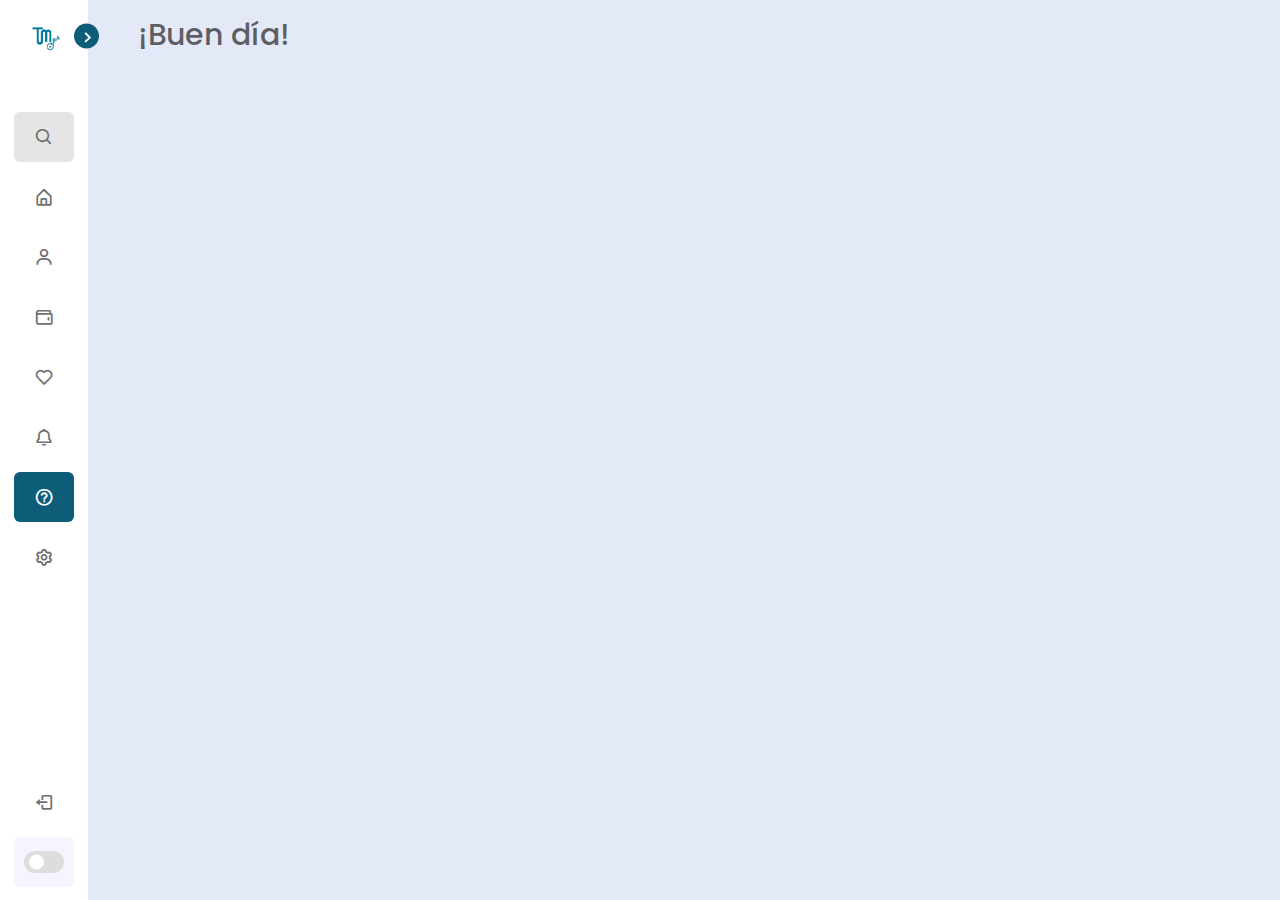
<file: Navegacion/ayuda.html>
<!DOCTYPE html>
<html lang="es">
<head>
    <meta charset="UTF-8">
    <meta http-equiv="X-UA-Compatible" content="IE=edge">
    <meta name="viewport" content="width=device-width, initial-scale=1.0">
    <link rel="stylesheet" href="../Navegacion/CSS/webplayer.css">
    <link href='https://unpkg.com/boxicons@2.1.1/css/boxicons.min.css' rel='stylesheet'>
    <link href='https://unpkg.com/boxicons@2.1.4/css/boxicons.min.css' rel='stylesheet'>
    <link rel="icon" href="../Navegacion/IMG/logo-empresa.png">
    <title>Barra de navegación vertical</title> 
</head>
<body>
    <nav class="barralateral close">
        <header>
            <div class="image-text">
                <div class="image">
                    <img src="../Navegacion/IMG/logo-empresa.png" alt="">
                </div>
            
                <div class="text logo-text">
                    <span class="name">
                        Top
                    </span>
                    <span class="text-empresa">
                        Music!
                    </span>
                </div>
            </div>

            <i class='bx bx-chevron-right toggle'></i>
        </header>

        <div class="menu-bar">
            <div class="menu">

                <li class="search-box">
                    <i class='bx bx-search icon'></i>
                    <input type="text" placeholder="Buscar..">
                </li>

                <ul class="menu-links">
                    <li class="nav-link">
                        <a href="./inicio.html">
                            <i class='bx bx-home-alt icon'></i>
                            <span class="text nav-text">
                                <p>
                                    Inicio
                                </p>
                            </span>
                        </a>
                    </li>

                    <li class="nav-link">
                        <a href="./perfil.html">
                            <i class='bx bx-user icon'></i>
                            <span class="text nav-text">
                                <p>
                                    Perfil
                                </p>
                            </span>
                        </a>
                    </li> 

                    <li class="nav-link">
                        <a href="./tienda.html">
                            <i class='bx bx-wallet icon '></i>
                            <span class="text nav-text">
                                <p>
                                    Tienda
                                </p>
                            </span>
                        </a>
                    </li>

                    <li class="nav-link">
                        <a href="./megusta.html">
                            <i class='bx bx-heart icon' ></i>
                            <span class="text nav-text">
                                <p>
                                    Me gusta
                                </p>
                            </span>
                        </a>
                    </li>
                    
                    <li class="nav-link">
                        <a href="./notificaciones.html">
                            <i class='bx bx-bell icon'></i>
                            <span class="text nav-text">
                                <p>
                                    Notificaciones
                                </p>
                            </span>
                        </a>
                    </li>
                    
                    <li class="nav-link stay-rgb">
                        <a href="#">                     
                                <i class='bx bx-help-circle icon' ></i>
                                <span class="text nav-text">
                                    <p class="stay-white">
                                        Ayuda
                                    </p>
                                </span>
                        </a>
                    </li>
                    
                    <li class="nav-link">
                        <a href="./configuracion.html">
                            <i class='bx bx-cog icon'></i>
                            <span class="text nav-text">
                                <p>
                                    Configuración
                                </p>
                            </span>
                        </a>
                    </li>
                </ul>
            </div>

            <div class="bottom-content">
                <li class="">
                    <a href="#">
                        <i class='bx bx-log-out icon' ></i>
                        <span class="text nav-text">
                            Cerrar sesión
                        </span>
                    </a>
                </li>

                <li class="mode">
                    <div class="sun-moon">
                        <i class='bx bx-moon icon moon'></i>
                        <i class='bx bx-sun icon sun'></i>
                    </div>

                    <span class="mode-text text">
                        Ennegrecer
                    </span>

                    <div class="toggle-switch">
                        <span class="switch"></span>
                    </div>
                </li>
                
            </div>
        </div>

    </nav>

    <section class="home">
        <div class="text">¡Buen día!</div>
    </section>

    <script src="../Navegacion/JS/webplayer.js"></script> 
    </body>
</html>
</file>
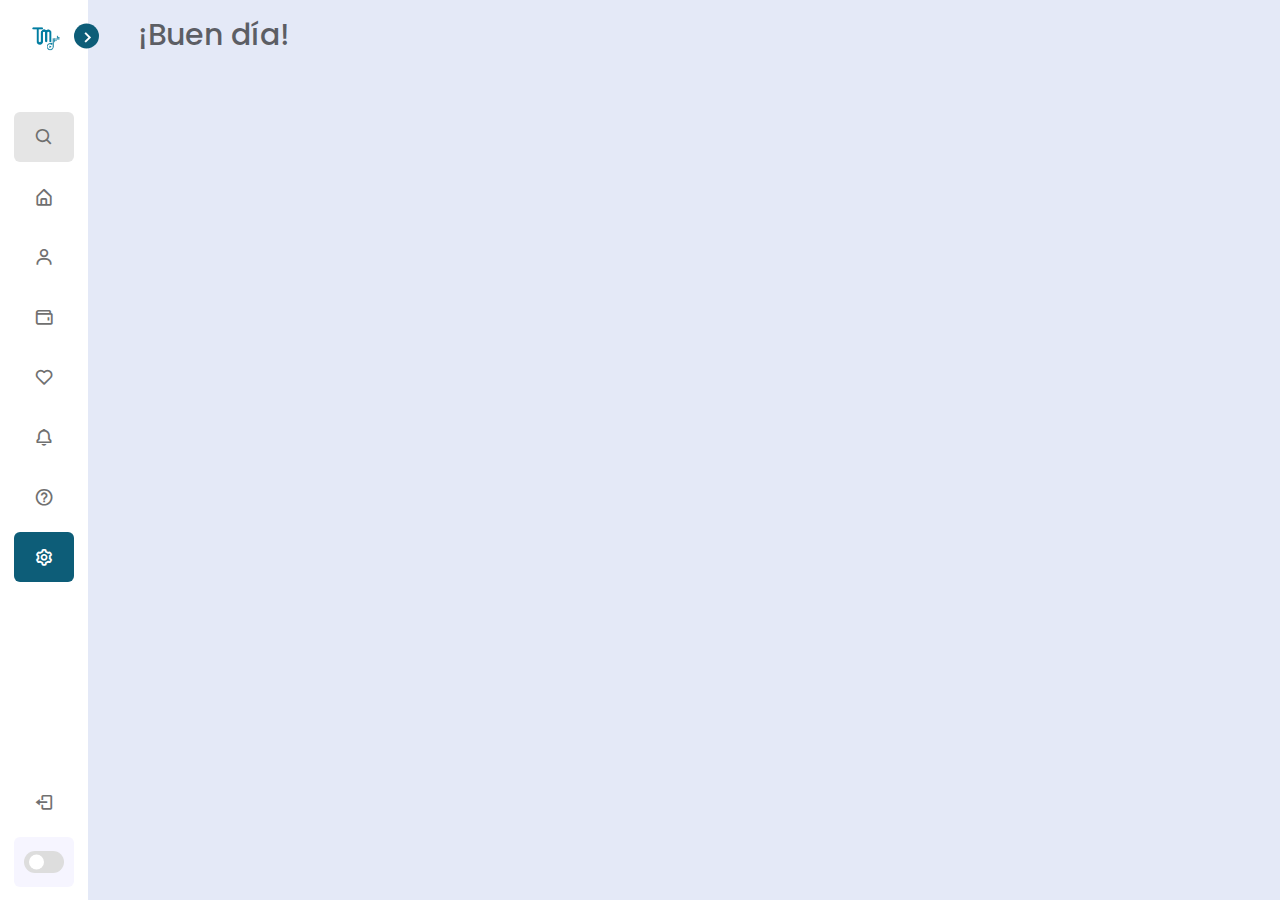
<file: Navegacion/configuracion.html>
<!DOCTYPE html>
<html lang="es">
<head>
    <meta charset="UTF-8">
    <meta http-equiv="X-UA-Compatible" content="IE=edge">
    <meta name="viewport" content="width=device-width, initial-scale=1.0">
    <link rel="stylesheet" href="../Navegacion/CSS/webplayer.css">
    <link rel="stylesheet" href="https://cdn.jsdelivr.net/npm/bootstrap-icons@1.9.1/font/bootstrap-icons.css">
    <link href='https://unpkg.com/boxicons@2.1.1/css/boxicons.min.css' rel='stylesheet'>
    <link href='https://unpkg.com/boxicons@2.1.4/css/boxicons.min.css' rel='stylesheet'>
    <link rel="icon" href="../Navegacion/IMG/logo-empresa.png">
    <title>Barra de navegación vertical</title> 
</head>
<body>
    <nav class="barralateral close">
        <header>
            <div class="image-text">
                <div class="image">
                    <img src="../Navegacion/IMG/logo-empresa.png" alt="">
                </div>
            
                <div class="text logo-text">
                    <span class="name">
                        Top
                    </span>
                    <span class="text-empresa">
                        Music!
                    </span>
                </div>
            </div>

            <i class='bx bx-chevron-right toggle'></i>
        </header>

        <div class="menu-bar">
            <div class="menu">

                <li class="search-box">
                    <i class='bx bx-search icon'></i>
                    <input type="text" placeholder="Buscar..">
                </li>

                <ul class="menu-links">
                    <li class="nav-link">
                        <a href="./inicio.html">
                            <i class='bx bx-home-alt icon' ></i>
                            <span class="text nav-text">
                                <p>
                                    Inicio
                                </p>
                            </span>
                        </a>
                    </li>

                    <li class="nav-link">
                        <a href="./perfil.html">
                            <i class='bx bx-user icon'></i>
                            <span class="text nav-text">
                                <p>
                                    Perfil
                                </p>
                            </span>
                        </a>
                    </li> 

                    <li class="nav-link">
                        <a href="./tienda.html">
                            <i class='bx bx-wallet icon'></i>
                            <span class="text nav-text">
                                <p>
                                Tienda
                                </p>
                            </span>
                        </a>
                    </li>

                    <li class="nav-link">
                        <a href="./megusta.html">
                            <i class='bx bx-heart icon' ></i>
                            <span class="text nav-text">
                               <p>
                                Me gusta
                               </p>
                            </span>
                        </a>
                    </li>

                    
                    <li class="nav-link">
                        <a href="./notificaciones.html">
                            <i class='bx bx-bell icon'></i>
                            <span class="text nav-text">
                               <p>
                                    Notificaciones
                               </p>
                            </span>
                        </a>
                    </li>
                                      
                    <li class="nav-link">
                        <a href="./ayuda.html">
                            <i class='bx bx-help-circle icon'></i>
                            <span class="text nav-text">
                               <p>
                                    Ayuda
                               </p>
                            </span>
                        </a>
                    </li>

                    <li class="nav-link stay-rgb">
                        <a href="#">
                            <i class='bx bx-cog icon'></i>
                            <span class="text nav-text">
                                <p class="stay-white">
                                    Configuración
                                </p>
                            </span>
                        </a>
                    </li>
                </ul>
            </div>

            <div class="bottom-content">
                <li class="">
                    <a href="#">
                        <i class='bx bx-log-out icon' ></i>
                        <span class="text nav-text">
                            Cerrar sesión
                        </span>
                    </a>
                </li>

                <li class="mode">
                    <div class="sun-moon">
                        <i class='bx bx-moon icon moon'></i>
                        <i class='bx bx-sun icon sun'></i>
                    </div>

                    <span class="mode-text text">
                        Ennegrecer
                    </span>

                    <div class="toggle-switch">
                        <span class="switch"></span>
                    </div>
                </li>
                
            </div>
        </div>

    </nav>

    <section class="home">
        <div class="text">¡Buen día!</div>
    </section>

    <script src="../Navegacion/JS/webplayer.js"></script> 
</html>
</file>
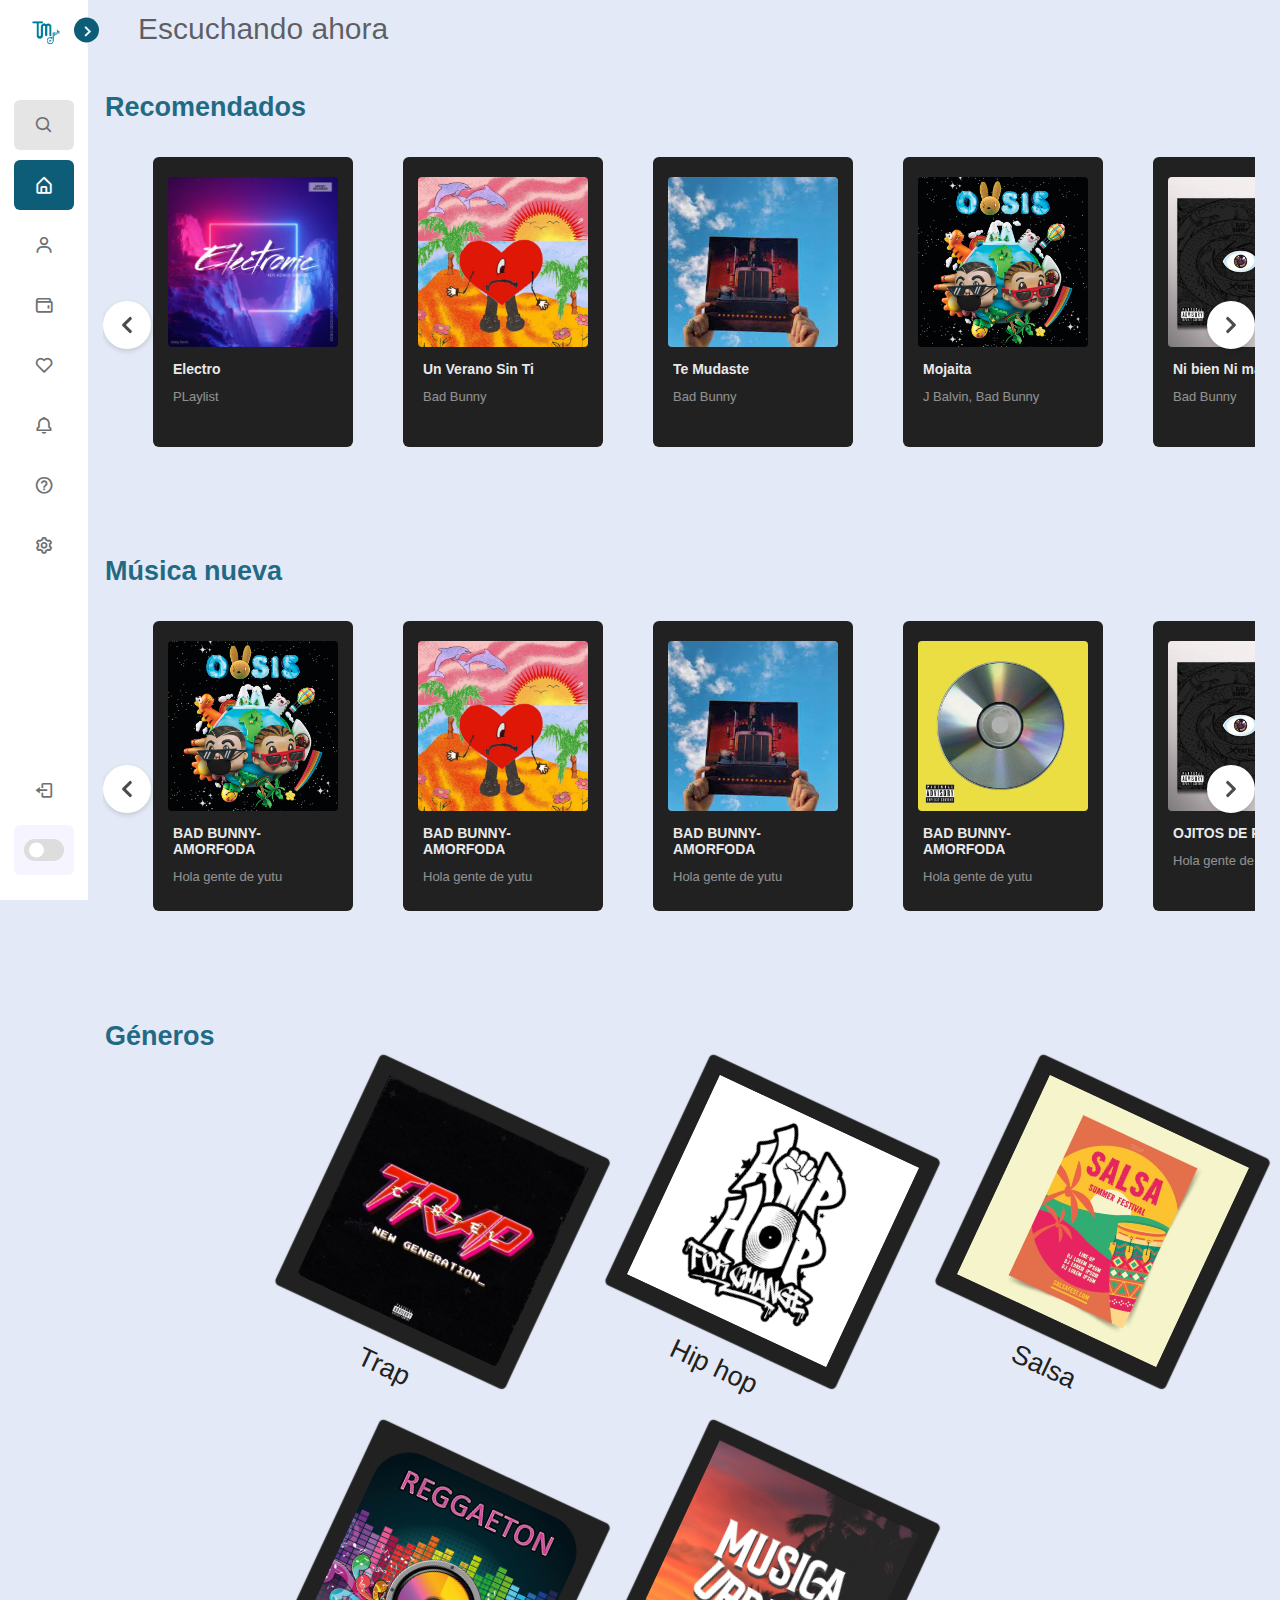
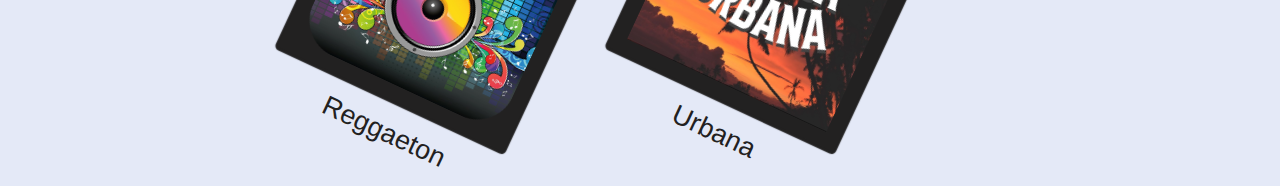
<file: Navegacion/inicio.html>
<!DOCTYPE html>
<html lang="es">
<head>
    <meta charset="UTF-8">
    <meta http-equiv="X-UA-Compatible" content="IE=edge">
    <meta name="viewport" content="width=device-width, initial-scale=1.0">
    <link rel="stylesheet" href="../Navegacion/CSS/webplayer.css">
    <link rel="stylesheet" href="../Navegacion/CSS/reproducciones.css">
    <link rel="stylesheet" href="https://cdn.jsdelivr.net/npm/bootstrap-icons@1.9.1/font/bootstrap-icons.css">
    <link href='https://unpkg.com/boxicons@2.1.1/css/boxicons.min.css' rel='stylesheet'>
    <link href='https://unpkg.com/boxicons@2.1.4/css/boxicons.min.css' rel='stylesheet'>
    <link rel="icon" href="./IMG/favicon.jpg">
    <title>TopMusic</title>
</head>
<body>
    <nav class="barralateral close">
        <header>
            <div class="image-text">
                <div class="image">
                    <img src="../Navegacion/IMG/logo-empresa.png" alt="Logo de la empresa TopMusic!">
                </div>
            
                <div class="text logo-text">
                    <span class="name">
                        Top
                    </span>
                    <span class="text-empresa">
                        Music!
                    </span>
                </div>
            </div>
            <i class='bx bx-chevron-right toggle'></i>
        </header>

        <div class="menu-bar">
            <div class="menu">

                <li class="search-box">
                    <i class='bx bx-search icon'></i>
                    <input type="text" placeholder="Buscar..">
                </li>
                <ul class="menu-links">
                    <li class="nav-link stay-rgb">
                        <a href="#">
                            <i class='bx bx-home-alt icon'></i>
                            <span class="text nav-text">
                                <p class="stay-white">
                                    Inicio
                                </p>
                            </span>
                        </a>
                    </li>
                    <li class="nav-link">
                        <a href="./perfil.html">
                            <i class='bx bx-user icon'></i>
                            <span class="text nav-text">
                                <p>
                                    Perfil
                                </p>
                            </span>
                        </a>
                    </li> 
                    <li class="nav-link">
                        <a href="./tienda.html">
                            <i class='bx bx-wallet icon'></i>
                            <span class="text nav-text">
                                <p>
                                    Tienda
                                </p>
                            </span>
                        </a>
                    </li>

                    <li class="nav-link">
                        <a href="./megusta.html">
                            <i class='bx bx-heart icon' ></i>
                            <span class="text nav-text">
                                <p>
                                    Me gusta
                                </p>
                            </span>
                        </a>
                    </li>

                    
                    <li class="nav-link">
                        <a href="./notificaciones.html">
                            <i class='bx bx-bell icon'></i>
                            <span class="text nav-text">
                                <p>
                                    Notificaciones
                                </p>
                            </span>
                        </a>
                    </li>
                                      
                    <li class="nav-link">
                        <a href="./ayuda.html">
                            <i class='bx bx-help-circle icon'></i>
                            <span class="text nav-text">
                                <p>
                                    Ayuda
                                </p>
                            </span>
                        </a>
                    </li>

                    <li class="nav-link">
                        <a href="./configuracion.html">
                            <i class='bx bx-cog icon'></i>
                            <span class="text nav-text">
                                <p>
                                    Configuración
                                </p>
                            </span>
                        </a>
                    </li>
                </ul>
            </div>

            <div class="bottom-content">
                <li class="">
                    <a href="#">
                        <i class='bx bx-log-out icon' ></i>
                        <span class="text nav-text">
                            Cerrar sesión
                        </span>
                    </a>
                </li>

                <li class="mode">
                    <div class="sun-moon">
                        <i class='bx bx-moon icon moon'></i>
                        <i class='bx bx-sun icon sun'></i>
                    </div>

                    <span class="mode-text text">
                        Ennegrecer
                    </span>

                    <div class="toggle-switch">
                        <span class="switch"></span>
                    </div>
                </li>
                
            </div>
        </div>

    </nav>

    <section class="home">
        <div class="text">Escuchando ahora</div>
        <div class="Carousel">
            <h2 class="titulos">Recomendados</h2>
            <div class="slick-list" id="slick-list">
                <button class="slick-arrow slick-prev" id="button-prev" data-button="button-prev"
                    onclick="app.processingButton(event)">
                    <svg aria-hidden="true" focusable="false" data-prefix="fas" data-icon="chevron-left"
                        class="svg-inline--fa fa-chevron-left fa-w-10" role="img" xmlns="http://www.w3.org/2000/svg"
                        viewBox="0 0 320 512">
                        <path fill="currentColor"
                            d="M34.52 239.03L228.87 44.69c9.37-9.37 24.57-9.37 33.94 0l22.67 22.67c9.36 9.36 9.37 24.52.04 33.9L131.49 256l154.02 154.75c9.34 9.38 9.32 24.54-.04 33.9l-22.67 22.67c-9.37 9.37-24.57 9.37-33.94 0L34.52 272.97c-9.37-9.37-9.37-24.57 0-33.94z">
                        </path>
                    </svg>
                </button>
    
                <!-- IMAGENES -->
    
                <div class="slick-track" id="track">
                    <div class="slick">
                        <div>
                            <a href="../Electro/electro.html">
                                <h4><small></small><!-- FONDO DE IMAGEN -->
                                </h4>
                                <picture>
                                    <img src="./IMG/1.jpg" alt="Image">
                                    <h1>Electro</h1>
                                    <p>PLaylist</p>
                                </picture>
                            </a>
                        </div>
                    </div>
                    <div class="slick">
                        <div>
                            <a href="#">
                                <h4><small></small><!-- FONDO DE IMAGEN -->
                                </h4>
                                <picture>
                                    <img src="./IMG/2.jpg" alt="Image">
                                </picture>
                                <h1>Un Verano Sin Ti</h1>
                                <p>Bad Bunny</p>
                            </a>
                        </div>
                    </div>
                    <div class="slick">
                        <div>
                            <a href="#">
                                <h4><small></small><!-- FONDO DE IMAGEN -->
                                </h4>
                                <picture>
                                    <img src="./IMG/3.jpg" alt="Image">
                                </picture>
                                <h1>Te Mudaste</h1>
                                <p>Bad Bunny</p>
                            </a>
                        </div>
                    </div>
                    <div class="slick">
                        <div>
                            <a href="#">
                                <h4><small></small><!-- FONDO DE IMAGEN -->
                                </h4>
                                <picture>
                                    <img src="./IMG/img-1.jpg" alt="Image">
                                </picture>
                                <h1>Mojaita</h1>
                                <p>J Balvin, Bad Bunny</p>
                            </a>
                        </div>
                    </div>
                    <div class="slick">
                        <div>
                            <a href="#">
                                <h4><small></small><!-- FONDO DE IMAGEN -->
                                </h4>
                                <picture>
                                    <img src="./IMG/5.jpg" alt="Image">
                                </picture>
                                <h1>Ni bien Ni mal</h1>
                                <p>Bad Bunny</p>
    
                            </a>
                        </div>
                    </div>
                    <div class="slick">
                        <div>
                            <a href="#">
                                <h4><small></small><!-- FONDO DE IMAGEN -->
                                </h4>
                                <picture>
                                    <img src="./IMG/img-2.jpg" alt="Image">
                                </picture>
                                <h1>Payaso</h1>
                                <p>Romeo Santos, Frank Reyes</p>
                            </a>
                        </div>
                    </div>
                    <div class="slick">
                        <div>
                            <a href="#">
                                <h4><small></small><!-- FONDO DE IMAGEN -->
                                </h4>
                                <picture>
                                    <img src="./IMG/6.jpg" alt="Image">
                                </picture>
                                <h1>Amorfoda</h1>
                                <p>Bad Bunny</p>
                            </a>
                        </div>
                    </div>
                    <div class="slick">
                        <div>
                            <a href="#">
                                <h4><small></small><!-- FONDO DE IMAGEN -->
                                </h4>
                                <picture>
                                    <img src="./IMG/7.jpg" alt="Image">
                                </picture>
                                <h1>Te quiero a ti</h1>
                                <p>Ed Maverick</p>
                            </a>
                        </div>
                    </div>
                    <div class="slick">
                        <div>
                            <a href="#">
                                <h4><small></small><!-- FONDO DE IMAGEN -->
                                </h4>
                                <picture>
                                    <img src="./IMG/8.jpg" alt="Image">
                                </picture>
                                <h1>Transiciones</h1>
                                <p>Ed Maverick</p>
    
                            </a>
                        </div>
                    </div>
                </div>
                <button class="slick-arrow slick-next" id="button-next" data-button="button-next"
                    onclick="app.processingButton(event)">
                    <svg aria-hidden="true" focusable="false" data-prefix="fas" data-icon="chevron-right"
                        class="svg-inline--fa fa-chevron-right fa-w-10" role="img" xmlns="http://www.w3.org/2000/svg"
                        viewBox="0 0 320 512">
                        <path fill="currentColor"
                            d="M285.476 272.971L91.132 467.314c-9.373 9.373-24.569 9.373-33.941 0l-22.667-22.667c-9.357-9.357-9.375-24.522-.04-33.901L188.505 256 34.484 101.255c-9.335-9.379-9.317-24.544.04-33.901l22.667-22.667c9.373-9.373 24.569-9.373 33.941 0L285.475 239.03c9.373 9.372 9.373 24.568.001 33.941z">
                        </path>
                    </svg>
                </button>
            </div>
        </div>
    
    
    
    
    
        <!-- TENDENCIA AHORA -->
    
    
        <!-- BOTON -->
        <div class="Carousel">
            <h2>Música nueva</h2>
            <div class="slick-list" id="slick-list">
                <button class="slick-arrow slick-prev" id="button-prev" data-button="button-prev"
                    onclick="app.processingButton(event)">
                    <svg aria-hidden="true" focusable="false" data-prefix="fas" data-icon="chevron-left"
                        class="svg-inline--fa fa-chevron-left fa-w-10" role="img" xmlns="http://www.w3.org/2000/svg"
                        viewBox="0 0 320 512">
                        <path fill="currentColor"
                            d="M34.52 239.03L228.87 44.69c9.37-9.37 24.57-9.37 33.94 0l22.67 22.67c9.36 9.36 9.37 24.52.04 33.9L131.49 256l154.02 154.75c9.34 9.38 9.32 24.54-.04 33.9l-22.67 22.67c-9.37 9.37-24.57 9.37-33.94 0L34.52 272.97c-9.37-9.37-9.37-24.57 0-33.94z">
                        </path>
                    </svg>
                </button>
    
                <!-- IMAGENES -->
    
                <div class="slick-track" id="track">
                    <div class="slick">
                        <div>
                            <a href="#">
                                <h4><small></small><!-- FONDO DE IMAGEN -->
                                </h4>
                                <picture>
                                    <img src="./IMG/img-1.jpg" alt="Image">
    
                                    <h1>BAD BUNNY-AMORFODA</h1>
                                    <p>Hola gente de yutu</p>
                                </picture>
                            </a>
                        </div>
                    </div>
                    <div class="slick">
                        <div>
                            <a href="#">
                                <h4><small></small><!-- FONDO DE IMAGEN -->
                                </h4>
                                <picture>
                                    <img src="./IMG/2.jpg" alt="Image">
                                </picture>
                                <h1>BAD BUNNY-AMORFODA</h1>
                                <p>Hola gente de yutu</p>
    
                            </a>
                        </div>
                    </div>
                    <div class="slick">
                        <div>
                            <a href="#">
                                <h4><small></small><!-- FONDO DE IMAGEN -->
                                </h4>
                                <picture>
                                    <img src="./IMG/3.jpg" alt="Image">
                                </picture>
                                <h1>BAD BUNNY-AMORFODA</h1>
                                <p>Hola gente de yutu</p>
                            </a>
                        </div>
                    </div>
                    <div class="slick">
                        <div>
                            <a href="#">
                                <h4><small></small><!-- FONDO DE IMAGEN -->
                                </h4>
                                <picture>
                                    <img src="./IMG/4.jpg" alt="Image">
                                </picture>
                                <h1>BAD BUNNY-AMORFODA</h1>
                                <p>Hola gente de yutu</p>
                            </a>
                        </div>
                    </div>
                    <div class="slick">
                        <div>
                            <a href="#">
                                <h4><small></small><!-- FONDO DE IMAGEN -->
                                </h4>
                                <picture>
                                    <img src="./IMG/5.jpg" alt="Image">
                                </picture>
                                <h1>OJITOS DE PERRO</h1>
                                <p>Hola gente de yutu</p>
    
                            </a>
                        </div>
                    </div>
                    <div class="slick">
                        <div>
                            <a href="#">
                                <h4><small></small><!-- FONDO DE IMAGEN -->
                                </h4>
                                <picture>
                                    <img src="./IMG/img1.jpeg" alt="Image">
                                </picture>
                                <h1>BACHATA</h1>
                                <p>Hola gente de yutu</p>
                            </a>
                        </div>
                    </div>
                    <div class="slick">
                        <div>
                            <a href="#">
                                <h4><small></small><!-- FONDO DE IMAGEN -->
                                </h4>
                                <picture>
                                    <img src="./IMG/6.jpg" alt="Image">
                                </picture>
                                <h1>BAD BUNNY-AMORFODA</h1>
                                <p>Hola gente de yutu</p>
                            </a>
                        </div>
                    </div>
                    <div class="slick">
                        <div>
                            <a href="#">
                                <h4><small></small><!-- FONDO DE IMAGEN -->
                                </h4>
                                <picture>
                                    <img src="./IMG/7.jpg" alt="Image">
                                </picture>
                                <h1>ED MAVERICK-TE QUIERO A TI</h1>
                                <p>Hola gente de yutu</p>
                            </a>
                        </div>
                    </div>
                    <div class="slick">
                        <div>
                            <a href="#">
                                <h4><small></small><!-- FONDO DE IMAGEN -->
                                </h4>
                                <picture>
                                    <img src="./IMG/8.jpg" alt="Image">
                                </picture>
                                <h1>ED MAVERICK-TRANSICIONES</h1>
                                <p>Hola gente de yutu</p>
                            </a>
                        </div>
                    </div>
                </div>
                <button class="slick-arrow slick-next" id="button-next" data-button="button-next"
                    onclick="app.processingButton(event)">
                    <svg aria-hidden="true" focusable="false" data-prefix="fas" data-icon="chevron-right"
                        class="svg-inline--fa fa-chevron-right fa-w-10" role="img" xmlns="http://www.w3.org/2000/svg"
                        viewBox="0 0 320 512">
                        <path fill="currentColor"
                            d="M285.476 272.971L91.132 467.314c-9.373 9.373-24.569 9.373-33.941 0l-22.667-22.667c-9.357-9.357-9.375-24.522-.04-33.901L188.505 256 34.484 101.255c-9.335-9.379-9.317-24.544.04-33.901l22.667-22.667c9.373-9.373 24.569-9.373 33.941 0L285.475 239.03c9.373 9.372 9.373 24.568.001 33.941z">
                        </path>
                    </svg>
                </button>
            </div>
        </div>
    
        <!-- GENEROS -->
    
        <main>
            <div class="title">
                <h1><strong>Géneros</strong></h1>
            </div>
            <div class=" container-flex">
                <div class="music-card">
                    <a href="#"><img src="./IMG/img-6.jpg" alt=""></a>
                    <p>Trap</p>
                </div>
                <div class="music-card">
                    <a href="#"><img src="./IMG/img-5.png" alt=""></a>
                    <p>Hip hop</p>
                </div>
                <div class="music-card">
                    <a href="#"><img src="./IMG/img2.jpeg" alt=""></a>
                    <p>Salsa</p>
                </div>
                <div class="music-card">
                    <a href="#"><img src="./IMG/img-8.png" alt=""></a>
                    <p>Reggaeton</p>
                </div>
                <div class="music-card">
                    <a href="#"><img src="./IMG/img-9.jpeg" alt=""></a>
                    <p>Urbana</p>
                    
                </div>
            </div>
        </main>
    </section>

    <script src="../Navegacion/JS/webplayer.js"></script> 
    <script src="../Navegacion/JS/reproducciones.js"></script>
</body>
</html>
</file>
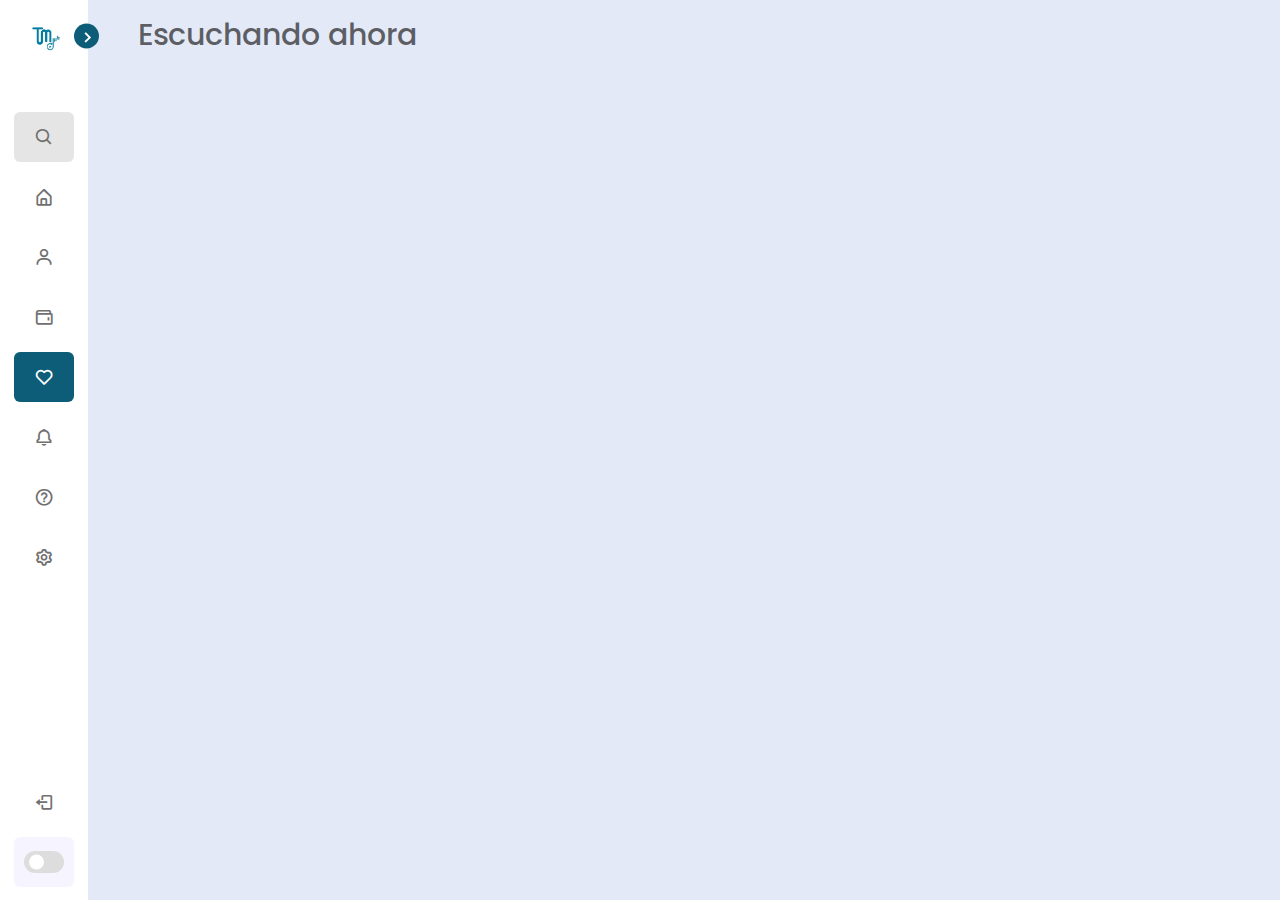
<file: Navegacion/megusta.html>
<!DOCTYPE html>
<html lang="es">
<head>
    <meta charset="UTF-8">
    <meta http-equiv="X-UA-Compatible" content="IE=edge">
    <meta name="viewport" content="width=device-width, initial-scale=1.0">
    <link rel="stylesheet" href="../Navegacion/CSS/webplayer.css">
    <link rel="stylesheet" href="https://cdn.jsdelivr.net/npm/bootstrap-icons@1.9.1/font/bootstrap-icons.css">
    <link href='https://unpkg.com/boxicons@2.1.1/css/boxicons.min.css' rel='stylesheet'>
    <link href='https://unpkg.com/boxicons@2.1.4/css/boxicons.min.css' rel='stylesheet'>
    <link rel="icon" href="../Navegacion/IMG/logo-empresa.png">
    <title>Barra de navegación vertical</title> 
</head>
<body>
    <nav class="barralateral close">
        <header>
            <div class="image-text">
                <div class="image">
                    <img src="../Navegacion/IMG/logo-empresa.png" alt="">
                </div>
            
                <div class="text logo-text">
                    <span class="name">
                        Top
                    </span>
                    <span class="text-empresa">
                        Music!
                    </span>
                </div>
            </div>

            <i class='bx bx-chevron-right toggle'></i>
        </header>

        <div class="menu-bar">
            <div class="menu">

                <li class="search-box">
                    <i class='bx bx-search icon'></i>
                    <input type="text" placeholder="Buscar..">
                </li>

                <ul class="menu-links">
                    <li class="nav-link">
                        <a href="./inicio.html">
                            <i class='bx bx-home-alt icon' ></i>
                            <span class="text nav-text">
                                <p>
                                    Inicio
                                </p>
                            </span>
                        </a>
                    </li>

                    <li class="nav-link">
                        <a href="./perfil.html">
                            <i class='bx bx-user icon'></i>
                            <span class="text nav-text">
                                <p>
                                    Perfil
                                </p>
                            </span>
                        </a>
                    </li> 

                    <li class="nav-link">
                        <a href="./tienda.html">
                            <i class='bx bx-wallet icon'></i>
                            <span class="text nav-text">
                                <p>
                                    Tienda
                                </p>
                            </span>
                        </a>
                    </li>

                    <li class="nav-link stay-rgb">
                        <a href="#">
                            <i class='bx bx-heart icon'></i>
                            <span class="text nav-text">
                                <p class="stay-white">
                                    Me gusta
                                </p>
                            </span>
                        </a>
                    </li>

                    
                    <li class="nav-link">
                        <a href="./notificaciones.html">
                            <i class='bx bx-bell icon'></i>
                            <span class="text nav-text">
                                <p>
                                    Notificaciones
                                </p>
                            </span>
                        </a>
                    </li>
                                      
                    <li class="nav-link">
                        <a href="./ayuda.html">
                            <i class='bx bx-help-circle icon'></i>
                            <span class="text nav-text">
                                <p>
                                    Ayuda
                                </p>
                            </span>
                        </a>
                    </li>

                    <li class="nav-link">
                        <a href="./configuracion.html">
                            <i class='bx bx-cog icon'></i>
                            <span class="text nav-text">
                                <p>
                                    Configuración
                                </p>
                            </span>
                        </a>
                    </li>
                </ul>
            </div>

            <div class="bottom-content">
                <li class="">
                    <a href="#">
                        <i class='bx bx-log-out icon' ></i>
                        <span class="text nav-text">
                            Cerrar sesión
                        </span>
                    </a>
                </li>

                <li class="mode">
                    <div class="sun-moon">
                        <i class='bx bx-moon icon moon'></i>
                        <i class='bx bx-sun icon sun'></i>
                    </div>

                    <span class="mode-text text">
                        Ennegrecer
                    </span>

                    <div class="toggle-switch">
                        <span class="switch"></span>
                    </div>
                </li>
                
            </div>
        </div>

    </nav>

    <section class="home">
        <div class="text">Escuchando ahora</div>
    </section>

    <script src="../Navegacion/JS/webplayer.js"></script> 
</html>
</file>
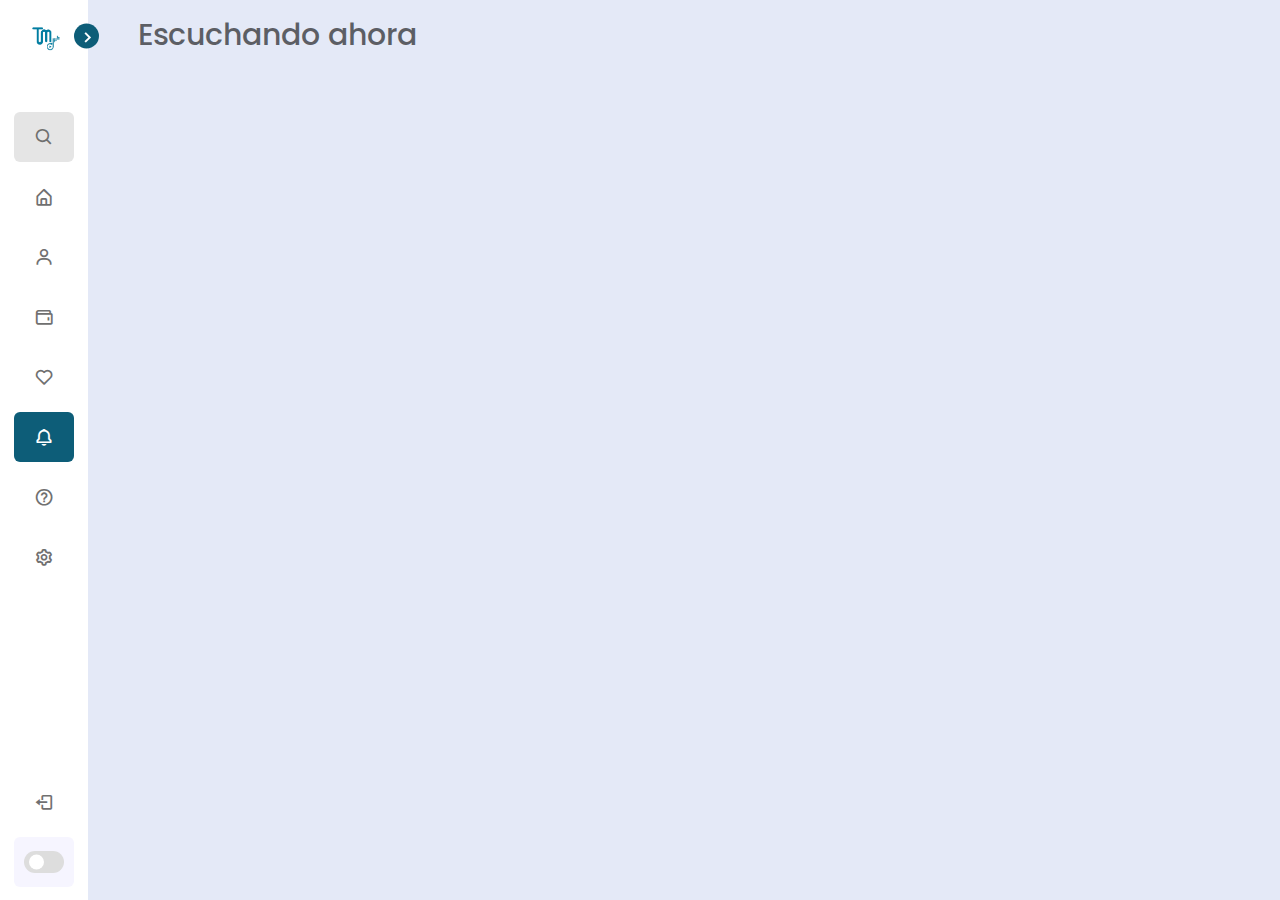
<file: Navegacion/notificaciones.html>
<!DOCTYPE html>
<html lang="es">
<head>
    <meta charset="UTF-8">
    <meta http-equiv="X-UA-Compatible" content="IE=edge">
    <meta name="viewport" content="width=device-width, initial-scale=1.0">
    <link rel="stylesheet" href="../Navegacion/CSS/webplayer.css">
    <link rel="stylesheet" href="https://cdn.jsdelivr.net/npm/bootstrap-icons@1.9.1/font/bootstrap-icons.css">
    <link href='https://unpkg.com/boxicons@2.1.1/css/boxicons.min.css' rel='stylesheet'>
    <link href='https://unpkg.com/boxicons@2.1.4/css/boxicons.min.css' rel='stylesheet'>
    <link rel="icon" href="../Navegacion/IMG/logo-empresa.png">
    <title>Barra de navegación vertical</title> 
</head>
<body>
    <nav class="barralateral close">
        <header>
            <div class="image-text">
                <div class="image">
                    <img src="../Navegacion/IMG/logo-empresa.png" alt="">
                </div>
            
                <div class="text logo-text">
                    <span class="name">
                        Top
                    </span>
                    <span class="text-empresa">
                        Music!
                    </span>
                </div>
            </div>

            <i class='bx bx-chevron-right toggle'></i>
        </header>

        <div class="menu-bar">
            <div class="menu">

                <li class="search-box">
                    <i class='bx bx-search icon'></i>
                    <input type="text" placeholder="Buscar..">
                </li>

                <ul class="menu-links">
                    <li class="nav-link">
                        <a href="./inicio.html">
                            <i class='bx bx-home-alt icon' ></i>
                            <span class="text nav-text">
                                <p>
                                    Inicio
                                </p>
                            </span>
                        </a>
                    </li>

                    <li class="nav-link">
                        <a href="./perfil.html">
                            <i class='bx bx-user icon'></i>
                            <span class="text nav-text">
                                <p>
                                    Perfil
                                </p>
                            </span>
                        </a>
                    </li> 

                    <li class="nav-link">
                        <a href="./tienda.html">
                            <i class='bx bx-wallet icon'></i>
                            <span class="text nav-text">
                                <p>
                                    Tienda
                                </p>
                            </span>
                        </a>
                    </li>

                    <li class="nav-link">
                        <a href="./megusta.html">
                            <i class='bx bx-heart icon' ></i>
                            <span class="text nav-text">
                                <p>
                                    Me gusta
                                </p>
                            </span>
                        </a>
                    </li>

                    
                    <li class="nav-link stay-rgb">
                        <a href="#">
                            <i class='bx bx-bell icon'></i>
                            <span class="text nav-text"">
                                <p class="stay-white">
                                    Notificaciones
                                </p>
                            </span>
                        </a>
                    </li>
                                      
                    <li class="nav-link">
                        <a href="./ayuda.html">
                            <i class='bx bx-help-circle icon'></i>
                            <span class="text nav-text">
                                <p>
                                    Ayuda
                                </p>
                            </span>
                        </a>
                    </li>

                    <li class="nav-link">
                        <a href="./configuracion.html">
                            <i class='bx bx-cog icon'></i>
                            <span class="text nav-text">
                                <p>
                                    Configuración
                                </p>
                            </span>
                        </a>
                    </li>
                </ul>
            </div>

            <div class="bottom-content">
                <li class="">
                    <a href="#">
                        <i class='bx bx-log-out icon' ></i>
                        <span class="text nav-text">
                            Cerrar sesión
                        </span>
                    </a>
                </li>

                <li class="mode">
                    <div class="sun-moon">
                        <i class='bx bx-moon icon moon'></i>
                        <i class='bx bx-sun icon sun'></i>
                    </div>

                    <span class="mode-text text">
                        Ennegrecer
                    </span>

                    <div class="toggle-switch">
                        <span class="switch"></span>
                    </div>
                </li>
                
            </div>
        </div>

    </nav>

    <section class="home">
        <div class="text">Escuchando ahora</div>
    </section>

    <script src="../Navegacion/JS/webplayer.js"></script> 
</html>
</file>
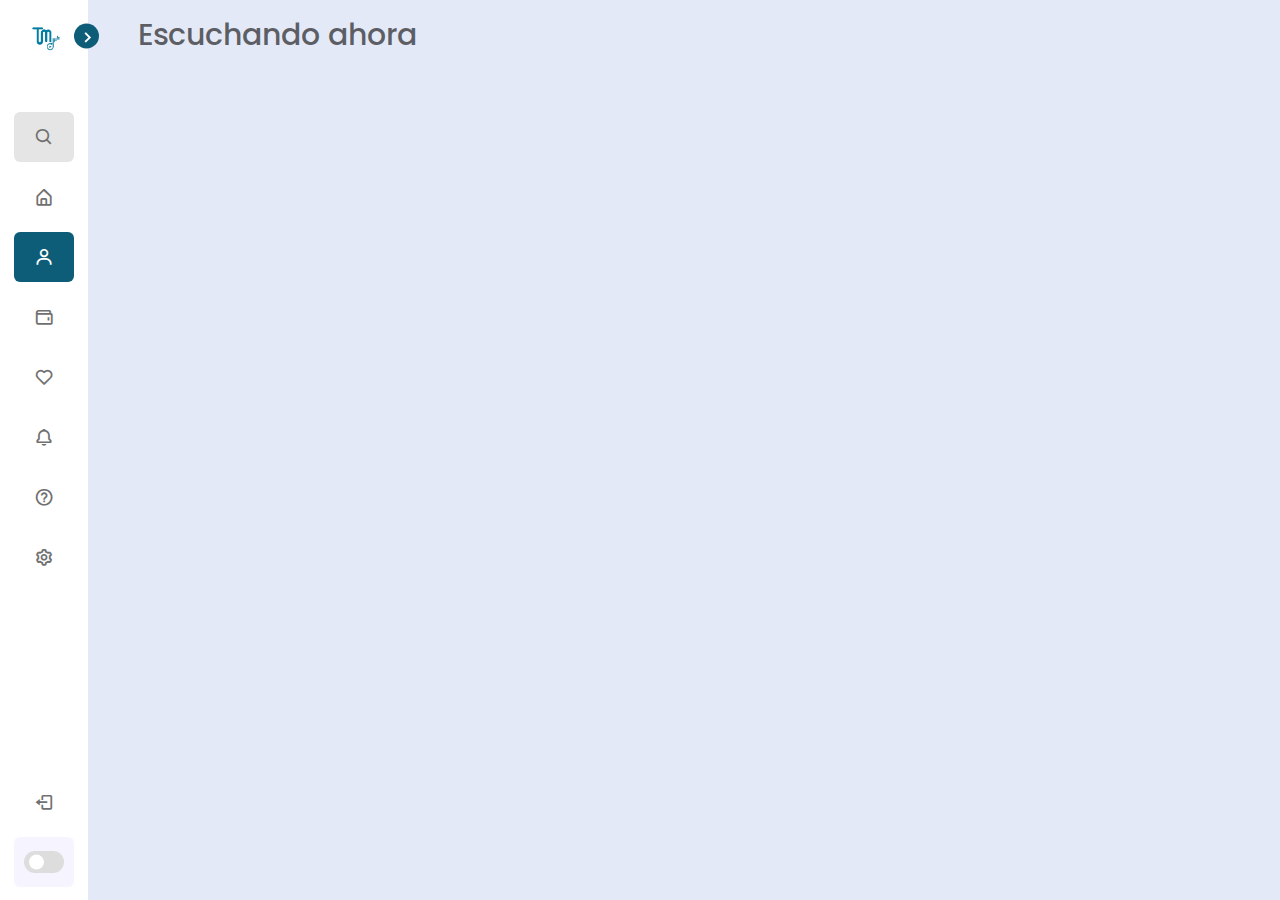
<file: Navegacion/perfil.html>
<!DOCTYPE html>
<html lang="es">
<head>
    <meta charset="UTF-8">
    <meta http-equiv="X-UA-Compatible" content="IE=edge">
    <meta name="viewport" content="width=device-width, initial-scale=1.0">
    <link rel="stylesheet" href="../Navegacion/CSS/webplayer.css">
    <link rel="stylesheet" href="https://cdn.jsdelivr.net/npm/bootstrap-icons@1.9.1/font/bootstrap-icons.css">
    <link href='https://unpkg.com/boxicons@2.1.1/css/boxicons.min.css' rel='stylesheet'>
    <link href='https://unpkg.com/boxicons@2.1.4/css/boxicons.min.css' rel='stylesheet'>
    <link rel="icon" href="../Navegacion/IMG/logo-empresa.png">
    <title>Barra de navegación vertical</title> 
</head>
<body>
    <nav class="barralateral close">
        <header>
            <div class="image-text">
                <div class="image">
                    <img src="../Navegacion/IMG/logo-empresa.png" alt="">
                </div>
            
                <div class="text logo-text">
                    <span class="name">
                        Top
                    </span>
                    <span class="text-empresa">
                        Music!
                    </span>
                </div>
            </div>

            <i class='bx bx-chevron-right toggle'></i>
        </header>

        <div class="menu-bar">
            <div class="menu">

                <li class="search-box">
                    <i class='bx bx-search icon'></i>
                    <input type="text" placeholder="Buscar..">
                </li>

                <ul class="menu-links">
                    <li class="nav-link">
                        <a href="./inicio.html">
                            <i class='bx bx-home-alt icon' ></i>
                            <span class="text nav-text">
                                <p>
                                    Inicio
                                </p>
                            </span>
                        </a>
                    </li>

                    <li class="nav-link stay-rgb">
                        <a href="#">
                            <i class='bx bx-user icon'></i>
                            <span class="text nav-text">
                                <p class="stay-white">
                                    Perfil
                                </p>
                            </span>
                        </a>
                    </li> 

                    <li class="nav-link">
                        <a href="./tienda.html">
                            <i class='bx bx-wallet icon'></i>
                            <span class="text nav-text">
                                <p>
                                    Tienda
                                </p>
                            </span>
                        </a>
                    </li>

                    <li class="nav-link">
                        <a href="./megusta.html">
                            <i class='bx bx-heart icon' ></i>
                            <span class="text nav-text">
                                <p>
                                    Me gusta
                                </p>
                            </span>
                        </a>
                    </li>

                    
                    <li class="nav-link">
                        <a href="./notificaciones.html">
                            <i class='bx bx-bell icon'></i>
                            <span class="text nav-text">
                                <p>
                                    Notificaciones
                                </p>
                            </span>
                        </a>
                    </li>
                                      
                    <li class="nav-link">
                        <a href="./ayuda.html">
                            <i class='bx bx-help-circle icon'></i>
                            <span class="text nav-text">
                                <p>
                                    Ayuda
                                </p>
                            </span>
                        </a>
                    </li>

                    <li class="nav-link">
                        <a href="./configuracion.html">
                            <i class='bx bx-cog icon'></i>
                            <span class="text nav-text">
                                <p>
                                    Configuración
                                </p>
                            </span>
                        </a>
                    </li>
                </ul>
            </div>

            <div class="bottom-content">
                <li class="">
                    <a href="#">
                        <i class='bx bx-log-out icon'></i>
                        <span class="text nav-text">
                            Cerrar sesión
                        </span>
                    </a>
                </li>

                <li class="mode">
                    <div class="sun-moon">
                        <i class='bx bx-moon icon moon'></i>
                        <i class='bx bx-sun icon sun'></i>
                    </div>

                    <span class="mode-text text">
                        Ennegrecer
                    </span>

                    <div class="toggle-switch">
                        <span class="switch"></span>
                    </div>
                </li>
                
            </div>
        </div>

    </nav>

    <section class="home">
        <div class="text">Escuchando ahora</div>
    </section>

    <script src="../Navegacion/JS/webplayer.js"></script> 
</html>
</file>
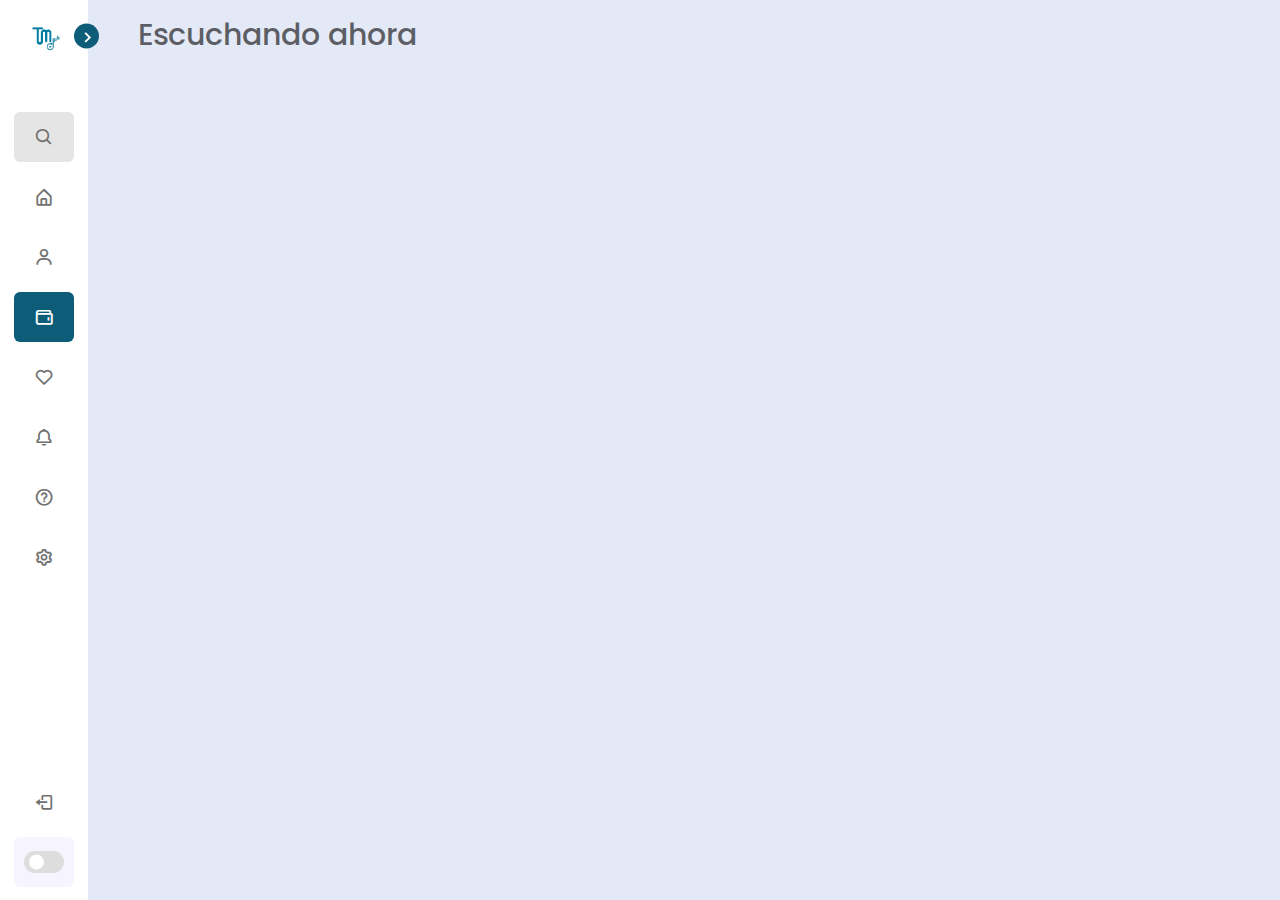
<file: Navegacion/tienda.html>
<!DOCTYPE html>
<html lang="es">
<head>
    <meta charset="UTF-8">
    <meta http-equiv="X-UA-Compatible" content="IE=edge">
    <meta name="viewport" content="width=device-width, initial-scale=1.0">
    <link rel="stylesheet" href="../Navegacion/CSS/webplayer.css">
    <link rel="stylesheet" href="https://cdn.jsdelivr.net/npm/bootstrap-icons@1.9.1/font/bootstrap-icons.css">
    <link href='https://unpkg.com/boxicons@2.1.1/css/boxicons.min.css' rel='stylesheet'>
    <link href='https://unpkg.com/boxicons@2.1.4/css/boxicons.min.css' rel='stylesheet'>
    <link rel="icon" href="../Navegacion/IMG/logo-empresa.png">
    <title>Barra de navegación vertical</title> 
</head>
<body>
    <nav class="barralateral close">
        <header>
            <div class="image-text">
                <div class="image">
                    <img src="../Navegacion/IMG/logo-empresa.png" alt="">
                </div>
            
                <div class="text logo-text">
                    <span class="name">
                        Top
                    </span>
                    <span class="text-empresa">
                        Music!
                    </span>
                </div>
            </div>

            <i class='bx bx-chevron-right toggle'></i>
        </header>

        <div class="menu-bar">
            <div class="menu">

                <li class="search-box">
                    <i class='bx bx-search icon'></i>
                    <input type="text" placeholder="Buscar..">
                </li>

                <ul class="menu-links">
                    <li class="nav-link">
                        <a href="./inicio.html">
                            <i class='bx bx-home-alt icon' ></i>
                            <span class="text nav-text">
                                <p>
                                    Inicio
                                </p>
                            </span>
                        </a>
                    </li>

                    <li class="nav-link">
                        <a href="./perfil.html">
                            <i class='bx bx-user icon'></i>
                            <span class="text nav-text">
                                <p>
                                    Perfil
                                </p>
                            </span>
                        </a>
                    </li> 

                    <li class="nav-link stay-rgb">
                        <a href="# ">
                            <i class='bx bx-wallet icon'></i>
                            <span class="text nav-text">
                                <p class="stay-white">
                                    Tienda
                                </p>
                            </span>
                        </a>
                    </li>

                    <li class="nav-link">
                        <a href="./megusta.html">
                            <i class='bx bx-heart icon' ></i>
                            <span class="text nav-text">
                                <p>
                                    Me gusta
                                </p>
                            </span>
                        </a>
                    </li>

                    
                    <li class="nav-link">
                        <a href="./notificaciones.html">
                            <i class='bx bx-bell icon'></i>
                            <span class="text nav-text">
                                <p>
                                    Notificaciones
                                </p>
                            </span>
                        </a>
                    </li>
                                      
                    <li class="nav-link">
                        <a href="./ayuda.html">
                            <i class='bx bx-help-circle icon'></i>
                            <span class="text nav-text">
                                <p>
                                    Ayuda
                                </p>
                            </span>
                        </a>
                    </li>

                    <li class="nav-link">
                        <a href="./configuracion.html">
                            <i class='bx bx-cog icon'></i>
                            <span class="text nav-text">
                                <p>
                                    Configuración
                                </p>
                            </span>
                        </a>
                    </li>
                </ul>
            </div>

            <div class="bottom-content">
                <li class="">
                    <a href="#">
                        <i class='bx bx-log-out icon' ></i>
                        <span class="text nav-text">
                            Cerrar sesión
                        </span>
                    </a>
                </li>

                <li class="mode">
                    <div class="sun-moon">
                        <i class='bx bx-moon icon moon'></i>
                        <i class='bx bx-sun icon sun'></i>
                    </div>

                    <span class="mode-text text">
                        Ennegrecer
                    </span>

                    <div class="toggle-switch">
                        <span class="switch"></span>
                    </div>
                </li>
                
            </div>
        </div>

    </nav>

    <section class="home">
        <div class="text">Escuchando ahora</div>
    </section>

    <script src="../Navegacion/JS/webplayer.js"></script> 
</html>
</file>
<file: Navegacion/CSS/webplayer.css>
@import url('https://fonts.googleapis.com/css2?family=Poppins:wght@300;400;500;600;700&display=swap');
*{
    margin: 0;
    padding: 0;
    box-sizing: border-box;
    font-family: 'Poppins', sans-serif;
}

:root{
    /* ・・・ Colores ・・・ */
    --color-de-fondo: #E4E9F7;
    --color-barra-lateral: #FFF;
    --color-logo-empresa: #0d5d78;
    --color-blanco-bajo: #F6F5FF;
    --color-cambio: #DDD;
    --color-navegacion: #707070;
    /* ====== Transiciones ====== */
    --tran-03: all 0.2s ease;
    --tran-03: all 0.3s ease;
    --tran-04: all 0.3s ease;
    --tran-05: all 0.3s ease;
}

body{
    min-height: 100vh;
    background: #E4E9F7;
    background-repeat: repeat-y;
    background-attachment: fixed;
    transition: var(--tran-05);
    }

    ::selection{
    background-color: var(--primary-color);
    color: #0d5d78;
}

body.dark{
    --color-de-fondo: #18191a;
    --color-barra-lateral: #242526;
    --color-logo-empresa: #3a3b3c;
    --color-blanco-bajo: #3a3b3c;
    --color-cambio: #FFF;
    --color-navegacion: #ccc;
}

/* ・・・ Sidebar ・・・*/
.barralateral{
    position: fixed;
    top: 0;
    left: 0;
    height: 100%;
    width: 250px;
    padding: 10px 14px;
    background: var(--color-barra-lateral);
    transition: var(--tran-05);
    z-index: 100;  
}
.barralateral.close{
    width: 88px;
}


.barralateral li{
    height: 50px;
    list-style: none;
    display: flex;
    align-items: center;
    margin-top: 10px;
}

.barralateral header .image,
.barralateral .icon{
    min-width: 60px;
    border-radius: 6px;
}

.barralateral .icon{
    min-width: 60px;
    border-radius: 6px;
    height: 100%;
    display: flex;
    align-items: center;
    justify-content: center;
    font-size: 20px;
}

.barralateral .text,
.barralateral .icon{
    color: var(--color-navegacion);
    transition: var(--tran-03);
}

.barralateral .text{
    font-size: 17px;
    font-weight: 500;
    white-space: nowrap;
    opacity: 1;
}
.barralateral.close .text{
    opacity: 0;
}
/* ・・・    ・・・ */
.barralateral header{
    position: relative;
}

.barralateral header .image-text{
    display: flex;
    align-items: center;
}
.barralateral header .logo-text{
    display: flex;
    flex-direction: column;
}
header .image-text .name {
    margin-top: 2px;
    font-size: 18px;
    font-weight: 600;
}

header .image-text .text-empresa{
    font-size: 16px;
    margin-top: -2px;
    display: block;
}

.barralateral header .image{
    display: flex;
    align-items: center;
    justify-content: center;
}

.barralateral header .image img{
    width: 40px;
    border-radius: 6px;
}

.barralateral header .toggle{
    position: absolute;
    top: 50%;
    right: -25px;
    transform: translateY(-50%) rotate(180deg);
    height: 25px;
    width: 25px;
    background-color: var(--color-logo-empresa);
    color: var(--color-barra-lateral);
    border-radius: 50%;
    display: flex;
    align-items: center;
    justify-content: center;
    font-size: 22px;
    cursor: pointer;
    transition: var(--tran-05);
}
body.dark{
    background-color: rgba(0, 0, 0, 0.9);
}

body.dark .barralateral header .toggle{
    background: #0d5d78;
    color: var(--color-navegacion);
}

.barralateral.close .toggle{
    transform: translateY(-50%) rotate(0deg);
}

.barralateral .menu{
    margin-top: 40px;
}

.barralateral li.search-box{
    border-radius: 6px;
    background-color: #E5E5E5;
    cursor: pointer;
    transition: var(--tran-05);
}

.barralateral li.search-box input{
    height: 100%;
    width: 100%;
    outline: none;
    border: none;
    background-color: #E5E5E5;
    color: var(--color-navegacion);
    border-radius: 6px;
    font-size: 17px;
    font-weight: 500;
    transition: var(--tran-05);
}
.barralateral li a{
    list-style: none;
    height: 100%;
    background-color: transparent;
    display: flex;
    align-items: center;
    height: 100%;
    width: 100%;
    border-radius: 6px;
    text-decoration: none;
    transition: var(--tran-03);
}

.barralateral li a:hover{
    background-color: var(--color-logo-empresa);
}

.barralateral li a:hover .icon,
.barralateral li a:hover .text{
    color: var(--color-barra-lateral);
}
body.dark .barralateral li a:hover .icon,
body.dark .barralateral li a:hover .text{
    color: #FFF;
}

body.dark .barralateral li a:hover{
    background-color: #0d5d78;
}

.barralateral .menu-bar{
    height: calc(100% - 55px);
    display: flex;
    flex-direction: column;
    justify-content: space-between;
    overflow-y: scroll;
}

.menu-bar::-webkit-scrollbar{
    display: none;
}
.barralateral .menu-bar .mode{
    border-radius: 6px;
    background-color: var(--color-blanco-bajo);
    position: relative;
    transition: var(--tran-05);
}

.menu-bar .mode .sun-moon{
    height: 50px;
    width: 60px;
}

.mode .sun-moon i{
    position: absolute;
}
.mode .sun-moon i.sun{
    opacity: 0;
}
body.dark .mode .sun-moon i.sun{
    opacity: 1;
}
body.dark .mode .sun-moon i.moon{
    opacity: 0;
}

.menu-bar .bottom-content .toggle-switch{
    position: absolute;
    right: 0;
    height: 100%;
    min-width: 60px;
    display: flex;
    align-items: center;
    justify-content: center;
    border-radius: 6px;
    cursor: pointer;
}
.toggle-switch .switch{
    position: relative;
    height: 22px;
    width: 40px;
    border-radius: 25px;
    background-color: var(--color-cambio);
    transition: var(--tran-05);
}

.switch::before{
    content: '';
    position: absolute;
    height: 15px;
    width: 15px;
    border-radius: 50%;
    top: 50%;
    left: 5px;
    transform: translateY(-50%);
    background-color: var(--color-barra-lateral);
    transition: var(--tran-04);
}

body.dark .switch::before{
    left: 20px;
}

.home{
    position: absolute;
    top: 0;
    top: 0;
    left: 250px;
    height: 100vh;
    width: calc(100% - 250px);
    background-color: var;
    transition: var(--tran-05);
}
.home .text{
    font-size: 30px;
    font-weight: 500;
    color: rgba(0, 0, 0, 0.6);
    padding: 12px 60px;
}

.barralateral.close ~ .home{
    left: 78px;
    height: 100vh;
    width: calc(100% - 78px);
}
body.dark .home .text{
    color: white;
}
.stay-rgb{
    background: #0d5d78;
    border-radius: 6px;
}
.stay-rgb .icon{
    color: white;
}
.stay-white{
    color: white;
}

.stay-rgb{
    background: #0d5d78;
    border-radius: 6px;
}
</file>
<file: Navegacion/CSS/reproducciones.css>
@import url('https://fonts.googleapis.com/css2?family=Poppins:wght@300;400;500;600;700&display=swap');
*{
    margin: 0;
    padding: 0;
    box-sizing: border-box;
  font-family: Arial, Helvetica, sans-serif;
}

body{
  font-family: Arial, Helvetica, sans-serif;
}
a{
    text-decoration: none;
}

.Carousel{
    width: 100%;
    margin: 0px 0px;
}
body.dark .Carousel h2{
    color: #FFF;
    font-size: 27px;
    line-height: 38px;
    opacity: .9;
    text-align: left;
    margin-left: 27px;
    margin-top: 30px;
    margin-bottom: 1px;
}

body.dark .title h1{
  color: white;
  font-size: 27px;
  line-height: 38px;
  opacity: .9;
  text-align: left;
  margin-left: 27px;
  margin-top: 30px;
  margin-bottom: 1px;
}
.slick h1{
    color: rgb(255, 255, 255);
    font-size: 14px;
    opacity: .9;
    text-align: left;
    margin-top: 10px;

}
.slick p{
  color: #fff;
  font-size: 13px;
  opacity: .9;
  text-align: left;
  margin-top: 12px;
  opacity: .5;

}


/* IMAGENES */

.slick-list{
    position: relative;
    display: flex;
    align-items: center;
    width: fit-content;
    height: 395px;
    padding: 10px 0px;
    margin: 1px auto;
    max-width: 90vw;
    overflow: hidden;
    
}
.slick-track{
    position: relative;
    top: 2px;
    left: 0;
    display: flex;
    justify-content: center;
    transition: .5s ease-in-out;
}

.slick{
    position: relative;
    width: 200px;
    height: 290px;
    padding: 10px 20px 250px;
    margin-left: 50px;
    margin-top: -50px;
    float: left;
    box-sizing: border-box;
    display: flex;
    background-color: rgb(34, 33, 33);
    border-radius: 6px;

    
}

.slick a img{
    object-fit: cover;
    height: 170px;
    width: 170px;
    border-radius: 4px;
    transition: .3s ease-in-out;
    margin-top: 10px;
    margin-left: -5px;


}
.slick a img:hover{
    opacity: .85;
}

/* buttons */

.slick-arrow{
    border-radius: 30px;
    background-color: #fff;
    position: absolute;
    z-index: 4;
    width: 48px;
    height: 48px;
    text-align: center;
    box-shadow: 0 2px 5px 0 rgba(0,0,0,.15);
    border: 0;
    cursor: pointer;
}
.slick-arrow:focus{
    outline: 0;
}
.slick-arrow svg{
    width: 12px;
    height: 100%;
    color: rgba(0,0,0,.7);
}
.slick-prev{
    left: 0px;
}
.slick-list .slick-next{
    right: 0px;
}

  /* cuerpo */
  
  main {
    margin-bottom: 60px;
    color: white;
    overflow: hidden;
  }

  .container-flex {
    flex-flow: row wrap;
    justify-content: flex-start;
    align-items: center;
    text-align: center;
    display: flex;
    margin-left: 200px;
  }
  
  .music-card{
    border-color: rgb(34, 33, 33);
  }
  
  .music-card img {
    padding: 15px;
    max-width: 250px;
    height: 250px;
    border-radius: 3px;
    right: 30px;
    margin: 40px;
    background-color: rgb(34, 33, 33);
    box-shadow: 0px 1px 1px 2px rgb(34, 33, 33);
    rotate: 25deg;
  }

  .music-card p{
    rotate: 25deg;
    transform: translateY(-10px) translateX(-70px);
    color: rgb(34, 33, 33);
    font-size: 27px;
    transition: all 0.3s ease;
  }
  
  .dark .music-card p{
    rotate: 25deg;
    transform: translateY(-10px) translateX(-70px);
    color: white;
    font-size: 27px;
    transition: all 0.3s ease;
  }
 
  
  /* RESPONSIVE MEDIA  */
  
  @media all and (max-width: 700px) {


    .sidenav span {
      display: none;
    }

    .menulink i {
      font-size: 20px;
      padding-bottom: 20px;
    }

    .menulink a:first-child {
      border: none;
      padding: 0;
    }

    .cookie {
      display: none;
    }

    .btn {
      font-size: 10px;
    }

    .music-card img {
  
      padding: 10px;
      height: 150px;
      background-color: rgb(22, 22, 22);
    }

    .container-flex {
      flex-flow: row wrap;
      justify-content: flex-start;
      align-items: center;
      text-align: center;
      display: flex;
      margin-left: 10px;
    }

    .music-card p {
      margin-left: 0px;
    }

    .title h1{
      margin-right: 100px;
    }

    .container-flex {
      margin-left: 100px;
    }
  }
  
  /* carrusel */
    .titulos{
        color: #0d5d78;
        font-size: 27px;
        line-height: 38px;
        opacity: .9;
        text-align: left;
        margin-left: 27px;
        margin-top: 30px;
        margin-bottom: 1px;
      }

    .Carousel h2{
        color: #0d5d78;
        font-size: 27px;
        line-height: 38px;
        opacity: .9;
        text-align: left;
        margin-left: 27px;
        margin-top: 30px;
        margin-bottom: 1px;
      }

    main .title h1{
        color: #0d5d78;
        font-size: 27px;
        line-height: 38px;
        opacity: .9;
        text-align: left;
        margin-left: 27px;
        margin-top: 30px;
        margin-bottom: 1px;
    }
</file>
